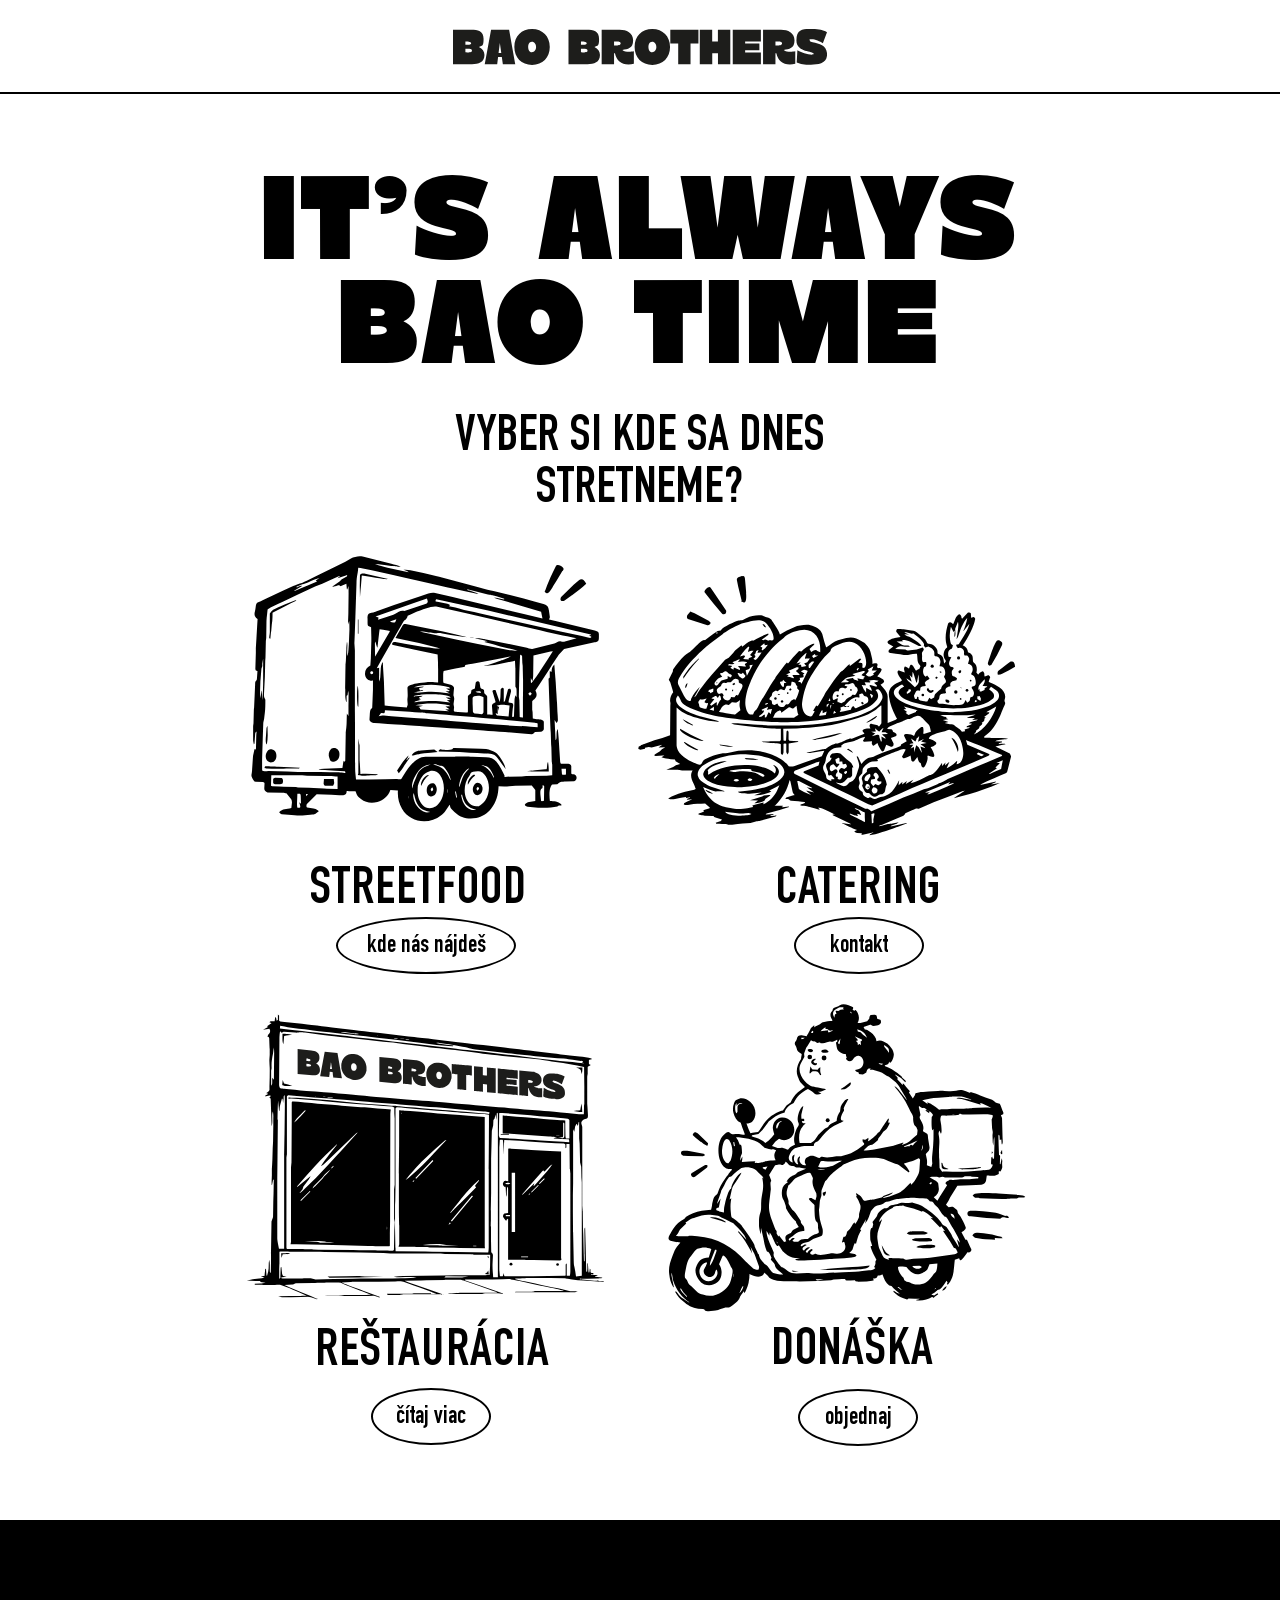
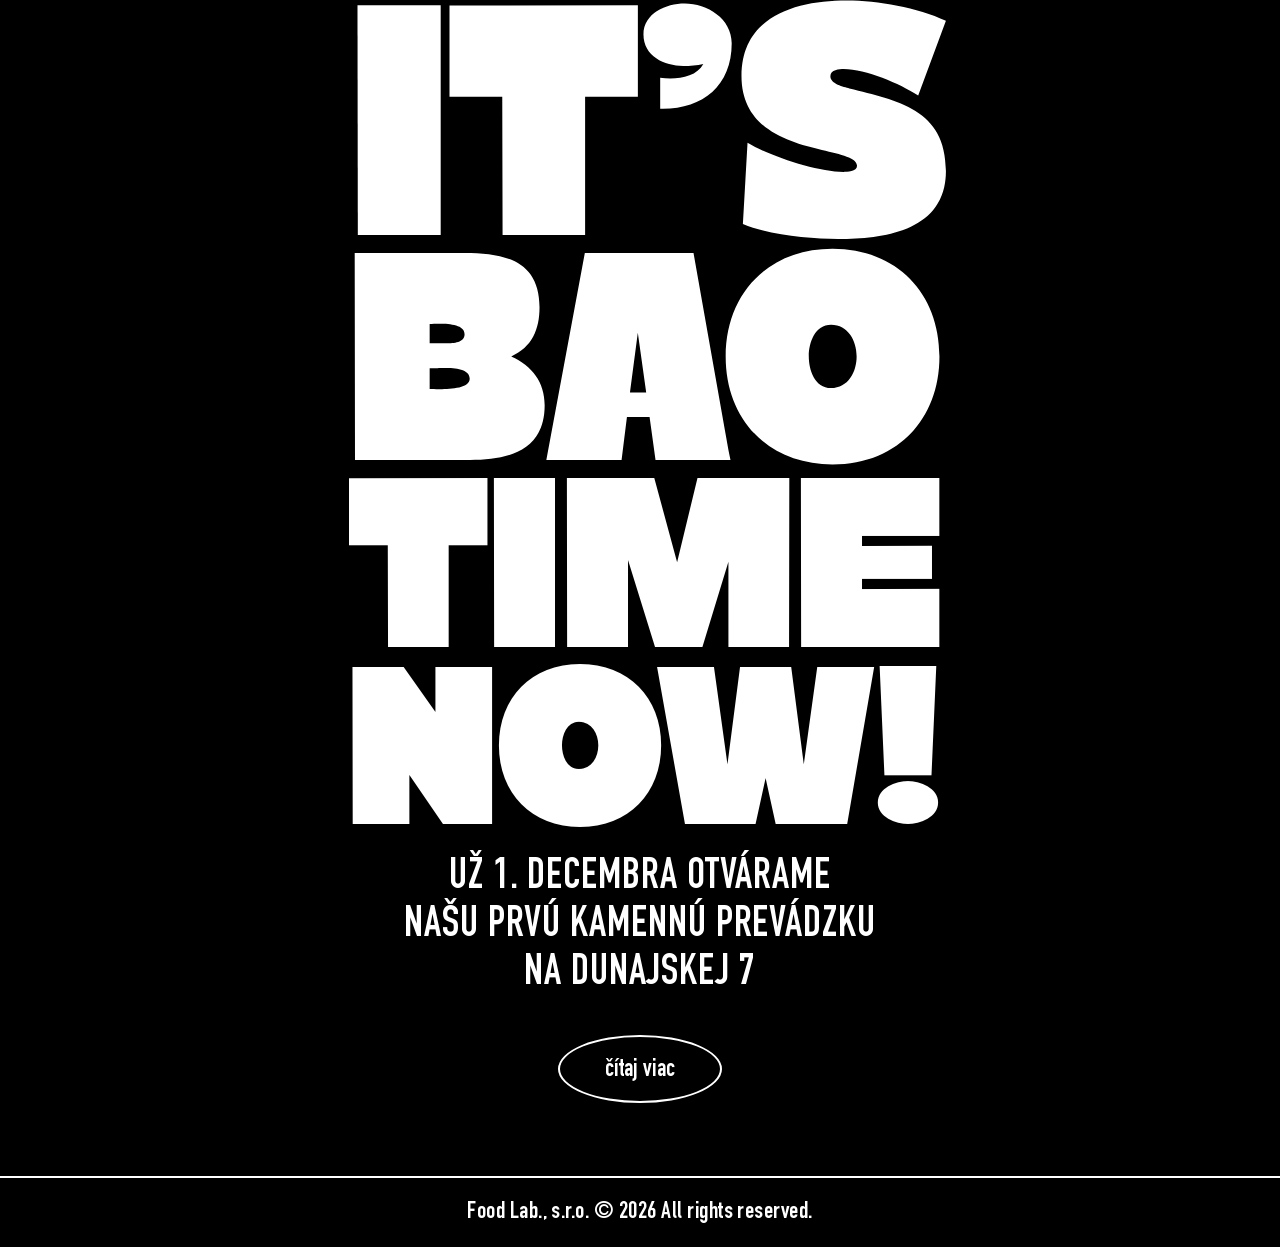
<file: index.html>
<!DOCTYPE html>
<html lang="sk">
<head>
  <meta charset="UTF-8">
  <meta name="viewport" content="width=device-width, initial-scale=1.0">
  
  <!-- Primary Meta Tags -->
  <title>BAO BROTHERS — It’s Always Bao Time | Ázijský Street Food, Catering, Reštaurácia, Donáška</title>
  <meta name="title" content="BAO BROTHERS — It’s Always Bao Time | Ázijský Street Food, Catering, Reštaurácia, Donáška">
  <meta name="description" content="Bao Brothers — autentické nadýchané parené bao žemličky. Ponúkame mobilný street food, prémiový catering na akcie, donášku a od 1. decembra novú kamennú reštauráciu na Dunajskej 7 v Bratislave.">
  <meta name="keywords" content="Bao Brothers, bao buns, street food Bratislava, catering na akcie, donáška bao, ázijská reštaurácia, Dunajská 7 Bratislava, parené buchtičky, Food Lab">
  <meta name="author" content="Food Lab., s.r.o.">
  <meta name="robots" content="index, follow">
  <link rel="canonical" href="https://baobrothers.sk/">

  <!-- Favicon -->
  <link rel="icon" type="image/svg+xml" href="assets/images/favicon.svg">
  <link rel="apple-touch-icon" href="assets/images/favicon.svg">
  <meta name="theme-color" content="#000000">

  <!-- Open Graph / Facebook / Instagram -->
  <meta property="og:type" content="website">
  <meta property="og:url" content="https://baobrothers.sk/">
  <meta property="og:title" content="BAO BROTHERS — It’s Always Bao Time">
  <meta property="og:description" content="Vyber si kde sa dnes stretneme? Streetfood, catering, donáška a nová kamenná prevádzka na Dunajskej 7 v Bratislave.">
  <meta property="og:image" content="https://baobrothers.sk/assets/images/og-image.jpg">
  <meta property="og:site_name" content="BAO BROTHERS">
  <meta property="og:locale" content="sk_SK">

  <!-- Twitter Cards -->
  <meta name="twitter:card" content="summary_large_image">
  <meta name="twitter:url" content="https://baobrothers.sk/">
  <meta name="twitter:title" content="BAO BROTHERS — It’s Always Bao Time">
  <meta name="twitter:description" content="Vyber si kde sa dnes stretneme? Streetfood, catering, donáška a nová kamenná prevádzka na Dunajskej 7 v Bratislave.">
  <meta name="twitter:image" content="https://baobrothers.sk/assets/images/og-image.jpg">

  <!-- Structured Data (JSON-LD) for Local Business / Restaurant SEO -->
  <script type="application/ld+json">
  {
    "@context": "https://schema.org",
    "@type": "Restaurant",
    "name": "Bao Brothers",
    "image": "https://baobrothers.sk/assets/images/og-image.jpg",
    "logo": "https://baobrothers.sk/assets/images/bao-brothers-logo.svg",
    "url": "https://baobrothers.sk/",
    "telephone": "+421900123456",
    "servesCuisine": ["Asian", "Street Food", "Bao Buns"],
    "priceRange": "$$",
    "address": {
      "@type": "PostalAddress",
      "streetAddress": "Dunajská 7",
      "addressLocality": "Bratislava",
      "postalCode": "81108",
      "addressCountry": "SK"
    },
    "geo": {
      "@type": "GeoCoordinates",
      "latitude": 48.1451,
      "longitude": 17.1165
    },
    "openingHoursSpecification": [
      {
        "@type": "OpeningHoursSpecification",
        "dayOfWeek": ["Monday", "Tuesday", "Wednesday", "Thursday", "Friday", "Saturday", "Sunday"],
        "opens": "11:00",
        "closes": "22:00"
      }
    ],
    "parentOrganization": {
      "@type": "Organization",
      "name": "Food Lab., s.r.o.",
      "legalName": "Food Lab., s.r.o."
    },
    "hasOfferCatalog": {
      "@type": "OfferCatalog",
      "name": "Služby a ponuka Bao Brothers",
      "itemListElement": [
        {
          "@type": "Offer",
          "itemOffered": {
            "@type": "Service",
            "name": "Streetfood",
            "description": "Mobilný food truck na festivaloch a podujatiach."
          }
        },
        {
          "@type": "Offer",
          "itemOffered": {
            "@type": "Service",
            "name": "Catering",
            "description": "Originálny street food catering pre firemné a súkromné akcie."
          }
        },
        {
          "@type": "Offer",
          "itemOffered": {
            "@type": "Service",
            "name": "Reštaurácia",
            "description": "Kamenná prevádzka na Dunajskej 7 v Bratislave."
          }
        },
        {
          "@type": "Offer",
          "itemOffered": {
            "@type": "Service",
            "name": "Donáška",
            "description": "Rozvoz čerstvých teplých bao žemličiek cez donáškové platformy."
          }
        }
      ]
    }
  }
  </script>

  <!-- Preload Critical Fonts -->
  <link rel="preload" href="assets/fonts/Chunk_SK_final.otf" as="font" type="font/otf" crossorigin>
  <link rel="preload" href="assets/fonts/DIN-Condensed-Bold.ttf" as="font" type="font/ttf" crossorigin>

  <!-- Stylesheet -->
  <link rel="stylesheet" href="css/style.css">
</head>
<body>

  <!-- ========================================================================
       SITE HEADER
       ======================================================================== -->
  <header class="site-header" role="banner">
    <div class="header-inner">
      <a href="/" class="brand-logo-link" aria-label="Bao Brothers Domovská stránka">
        <img src="assets/images/bao-brothers-logo.svg" alt="BAO BROTHERS" class="brand-logo" width="374" height="36">
      </a>
    </div>
    <div class="header-divider" aria-hidden="true"></div>
  </header>

  <!-- ========================================================================
       MAIN CONTENT
       ======================================================================== -->
  <main role="main">

    <!-- Top Light Section: Hero & 4 Core Offerings -->
    <section class="section-light" aria-label="Ponuka služieb">
      <div class="container">
        
        <!-- Hero Headline -->
        <h1 class="hero-headline">
          IT’S ALWAYS<br>BAO TIME
        </h1>

        <!-- Subtitle -->
        <h2 class="hero-subheadline">
          VYBER SI KDE SA DNES<br>STRETNEME?
        </h2>

        <!-- 2x2 Services Grid -->
        <div class="services-grid">

          <!-- 1. STREETFOOD -->
          <article class="service-card card-streetfood" aria-label="Streetfood ponuka">
            <a href="pdf/streetfood.pdf" target="_blank" rel="noopener noreferrer" class="illustration-link" aria-label="Otvoriť PDF ponuku pre Streetfood">
              <img src="assets/images/icon-streetfood.svg" alt="Bao Brothers Streetfood Food Truck ilustrácia" class="service-illustration img-streetfood" width="389" height="264" loading="eager">
            </a>
            <h3 class="service-title">STREETFOOD</h3>
            <a href="pdf/streetfood.pdf" target="_blank" rel="noopener noreferrer" class="bao-btn btn-streetfood" aria-label="Kde nás nájdeš - otvoriť Streetfood PDF">
              kde nás nájdeš
            </a>
          </article>

          <!-- 2. CATERING -->
          <article class="service-card card-catering" aria-label="Catering ponuka">
            <a href="pdf/catering.pdf" target="_blank" rel="noopener noreferrer" class="illustration-link" aria-label="Otvoriť PDF ponuku pre Catering">
              <img src="assets/images/icon-catering.svg" alt="Bao Brothers Catering naparené žemličky a rolky ilustrácia" class="service-illustration img-catering" width="378" height="264" loading="eager">
            </a>
            <h3 class="service-title">CATERING</h3>
            <a href="pdf/catering.pdf" target="_blank" rel="noopener noreferrer" class="bao-btn btn-catering" aria-label="Kontakt pre catering - otvoriť Catering PDF">
              kontakt
            </a>
          </article>

          <!-- 3. REŠTAURÁCIA -->
          <article class="service-card card-restauracia" aria-label="Reštaurácia ponuka">
            <a href="pdf/restauracia.pdf" target="_blank" rel="noopener noreferrer" class="illustration-link" aria-label="Otvoriť PDF ponuku pre Reštauráciu">
              <img src="assets/images/icon-restauracia.svg" alt="Bao Brothers Kamenná reštaurácia výklad Dunajská 7 ilustrácia" class="service-illustration img-restauracia" width="365" height="290" loading="lazy">
            </a>
            <h3 class="service-title">REŠTAURÁCIA</h3>
            <a href="pdf/restauracia.pdf" target="_blank" rel="noopener noreferrer" class="bao-btn btn-restauracia" aria-label="Čítaj viac o reštaurácii - otvoriť Reštaurácia PDF">
              čítaj viac
            </a>
          </article>

          <!-- 4. DONÁŠKA -->
          <article class="service-card card-donaska" aria-label="Donáška ponuka">
            <a href="pdf/donaska.pdf" target="_blank" rel="noopener noreferrer" class="illustration-link" aria-label="Otvoriť PDF ponuku pre Donášku">
              <img src="assets/images/icon-donaska.svg" alt="Bao Brothers Donáška sumo na skútri ilustrácia" class="service-illustration img-donaska" width="363" height="312" loading="lazy">
            </a>
            <h3 class="service-title">DONÁŠKA</h3>
            <a href="pdf/donaska.pdf" target="_blank" rel="noopener noreferrer" class="bao-btn btn-donaska" aria-label="Objednaj donášku - otvoriť Donáška PDF">
              objednaj
            </a>
          </article>

        </div>
      </div>
    </section>

    <!-- Bottom Dark Section: Announcement & Grand Opening -->
    <section class="section-dark" aria-label="Otvorenie kamennej prevádzky">
      <div class="container">
        
        <!-- Headline: IT'S BAO TIME NOW! (rendered using Chunk SK font) -->
        <h2 class="dark-headline" aria-label="IT'S BAO TIME NOW!">
          <span class="dark-line dark-line-1">IT’S</span>
          <span class="dark-line dark-line-2">BAO</span>
          <span class="dark-line dark-line-3">TIME</span>
          <span class="dark-line dark-line-4">NOW!</span>
        </h2>

        <!-- Announcement Text -->
        <p class="announcement-text">
          UŽ 1. DECEMBRA OTVÁRAME<br>
          NAŠU PRVÚ KAMENNÚ PREVÁDZKU<br>
          NA DUNAJSKEJ 7
        </p>

        <!-- Action Button -->
        <div class="dark-btn-wrapper">
          <a href="pdf/restauracia.pdf" target="_blank" rel="noopener noreferrer" class="bao-btn bao-btn-white btn-citaj-viac-dark" aria-label="Čítaj viac o novej reštaurácii na Dunajskej 7">
            čítaj viac
          </a>
        </div>

      </div>
    </section>

  </main>

  <!-- ========================================================================
       FOOTER
       ======================================================================== -->
  <div class="footer-divider" aria-hidden="true"></div>
  <footer class="site-footer" role="contentinfo">
    <div class="container">
      <p class="copyright-text">
        Food Lab., s.r.o. &copy; 2026 All rights reserved.
      </p>
    </div>
  </footer>

</body>
</html>
</file>
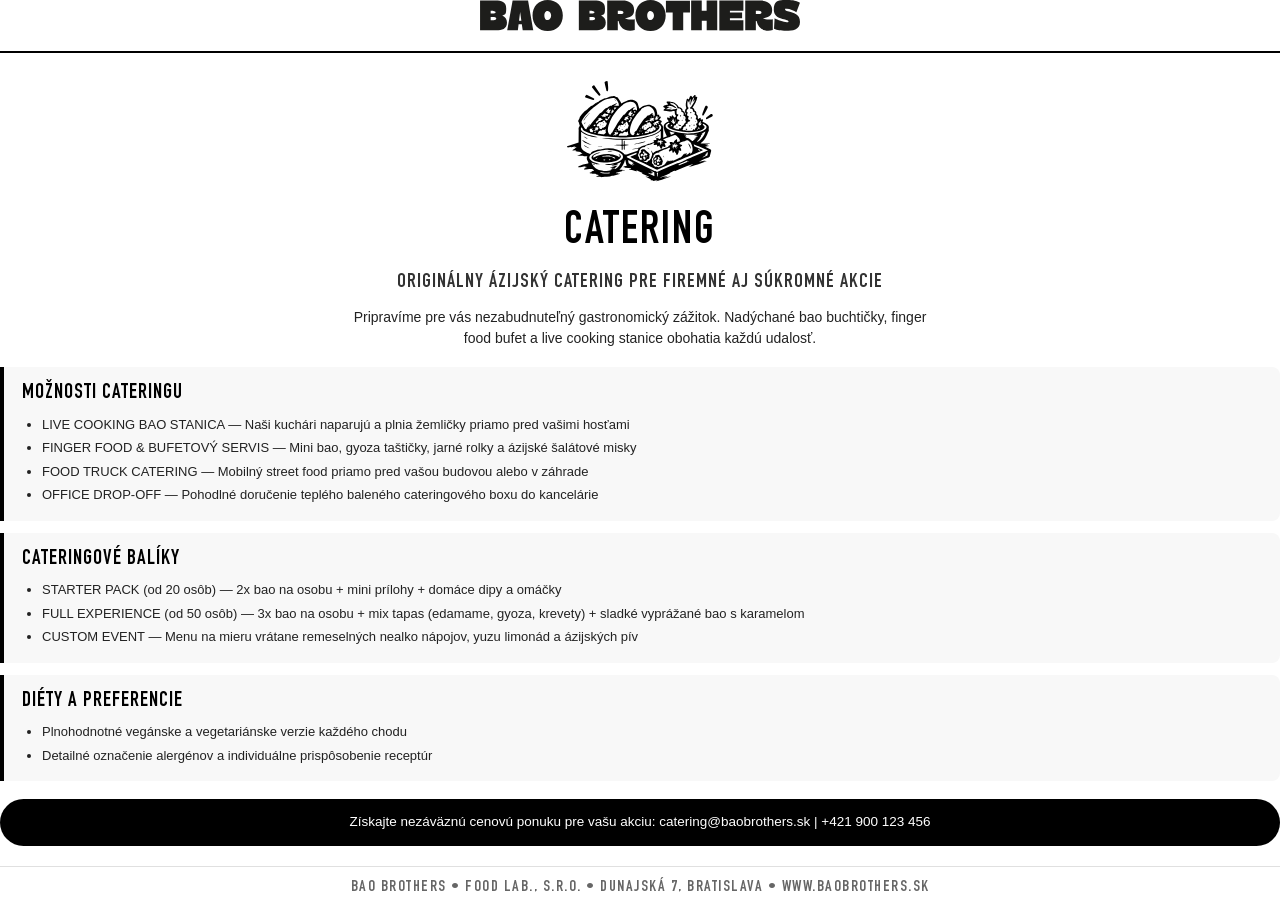
<file: pdf_build/catering.html>
<!DOCTYPE html>
<html lang="sk">
<head>
<meta charset="utf-8">
<title>BAO BROTHERS — CATERING</title>
<style>
  @font-face {
    font-family: 'DIN Condensed';
    src: url('../Public/DIN Condensed Bold.ttf') format('truetype');
    font-weight: bold;
  }
  @page {
    size: A4 portrait;
    margin: 12mm 18mm;
  }
  * {
    box-sizing: border-box;
  }
  body {
    font-family: -apple-system, BlinkMacSystemFont, "Segoe UI", Roboto, Helvetica, Arial, sans-serif;
    color: #111111;
    margin: 0;
    padding: 0;
    background: #ffffff;
    line-height: 1.4;
  }
  .header {
    text-align: center;
    padding-bottom: 14px;
    border-bottom: 2px solid #000000;
  }
  .logo {
    max-width: 320px;
    height: auto;
    display: inline-block;
  }
  .hero {
    text-align: center;
    margin-top: 18px;
    margin-bottom: 18px;
  }
  .icon-img {
    width: 150px;
    height: 120px;
    object-fit: contain;
    margin: 0 auto 10px auto;
    display: block;
  }
  .title {
    font-family: 'DIN Condensed', sans-serif;
    font-size: 46px;
    letter-spacing: 2px;
    margin: 0 0 4px 0;
    text-transform: uppercase;
    color: #000000;
  }
  .subtitle {
    font-family: 'DIN Condensed', sans-serif;
    font-size: 20px;
    letter-spacing: 1px;
    margin: 0 0 10px 0;
    text-transform: uppercase;
    color: #333333;
  }
  .perex {
    font-size: 14px;
    color: #222222;
    max-width: 600px;
    margin: 0 auto;
    line-height: 1.5;
  }
  .content-grid {
    margin-top: 14px;
    display: flex;
    flex-direction: column;
    gap: 12px;
  }
  .section-block {
    background: #f8f8f8;
    border-left: 4px solid #000000;
    padding: 12px 18px;
    border-radius: 0 8px 8px 0;
  }
  .section-title {
    font-family: 'DIN Condensed', sans-serif;
    font-size: 21px;
    letter-spacing: 1px;
    text-transform: uppercase;
    margin: 0 0 6px 0;
    color: #000000;
  }
  .section-list {
    margin: 0;
    padding-left: 20px;
    font-size: 13px;
    color: #222222;
    line-height: 1.5;
  }
  .section-list li {
    margin-bottom: 4px;
  }
  .cta-box {
    margin-top: 18px;
    padding: 14px 20px;
    background: #000000;
    color: #ffffff;
    border-radius: 30px;
    text-align: center;
    font-size: 13.5px;
    font-weight: 500;
  }
  .footer {
    margin-top: 20px;
    padding-top: 10px;
    border-top: 1px solid #e0e0e0;
    text-align: center;
    font-family: 'DIN Condensed', sans-serif;
    font-size: 16px;
    letter-spacing: 1.5px;
    color: #666666;
    text-transform: uppercase;
  }
</style>
</head>
<body>
  <div class="header">
    <img src="../assets/images/bao-brothers-logo.svg" alt="Bao Brothers" class="logo">
  </div>

  <div class="hero">
    <img src="../assets/images/icon-catering.svg" alt="CATERING" class="icon-img">
    <h1 class="title">CATERING</h1>
    <h2 class="subtitle">ORIGINÁLNY ÁZIJSKÝ CATERING PRE FIREMNÉ AJ SÚKROMNÉ AKCIE</h2>
    <p class="perex">Pripravíme pre vás nezabudnuteľný gastronomický zážitok. Nadýchané bao buchtičky, finger food bufet a live cooking stanice obohatia každú udalosť.</p>
  </div>

  <div class="content-grid">
    
        <div class="section-block">
          <div class="section-title">MOŽNOSTI CATERINGU</div>
          <ul class="section-list">
            <li>LIVE COOKING BAO STANICA — Naši kuchári naparujú a plnia žemličky priamo pred vašimi hosťami</li><li>FINGER FOOD & BUFETOVÝ SERVIS — Mini bao, gyoza taštičky, jarné rolky a ázijské šalátové misky</li><li>FOOD TRUCK CATERING — Mobilný street food priamo pred vašou budovou alebo v záhrade</li><li>OFFICE DROP-OFF — Pohodlné doručenie teplého baleného cateringového boxu do kancelárie</li>
          </ul>
        </div>
        
        <div class="section-block">
          <div class="section-title">CATERINGOVÉ BALÍKY</div>
          <ul class="section-list">
            <li>STARTER PACK (od 20 osôb) — 2x bao na osobu + mini prílohy + domáce dipy a omáčky</li><li>FULL EXPERIENCE (od 50 osôb) — 3x bao na osobu + mix tapas (edamame, gyoza, krevety) + sladké vyprážané bao s karamelom</li><li>CUSTOM EVENT — Menu na mieru vrátane remeselných nealko nápojov, yuzu limonád a ázijských pív</li>
          </ul>
        </div>
        
        <div class="section-block">
          <div class="section-title">DIÉTY A PREFERENCIE</div>
          <ul class="section-list">
            <li>Plnohodnotné vegánske a vegetariánske verzie každého chodu</li><li>Detailné označenie alergénov a individuálne prispôsobenie receptúr</li>
          </ul>
        </div>
        
  </div>

  <div class="cta-box">
    Získajte nezáväznú cenovú ponuku pre vašu akciu: catering@baobrothers.sk | +421 900 123 456
  </div>

  <div class="footer">
    Bao Brothers • Food Lab., s.r.o. • Dunajská 7, Bratislava • www.baobrothers.sk
  </div>
</body>
</html>
</file>
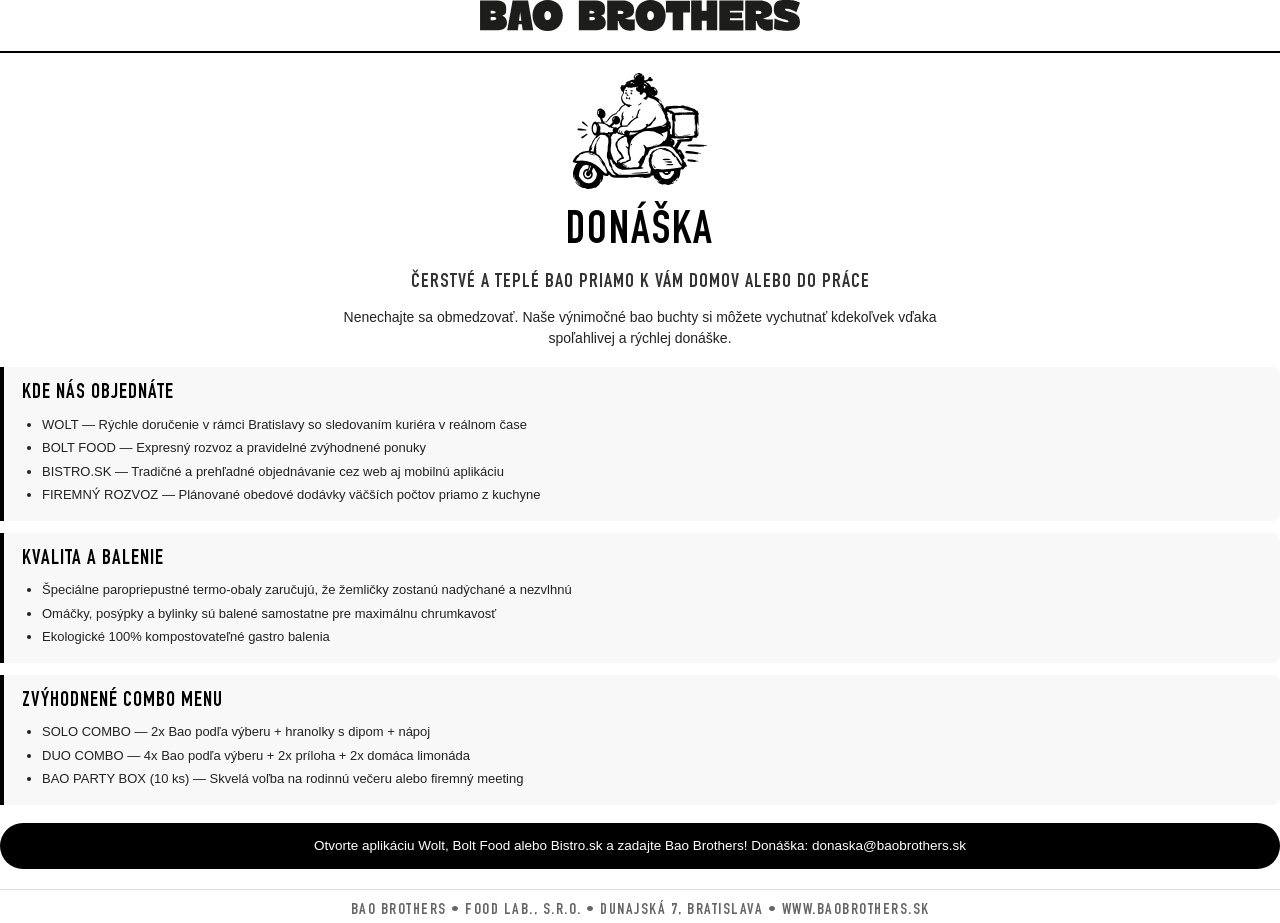
<file: pdf_build/donaska.html>
<!DOCTYPE html>
<html lang="sk">
<head>
<meta charset="utf-8">
<title>BAO BROTHERS — DONÁŠKA</title>
<style>
  @font-face {
    font-family: 'DIN Condensed';
    src: url('../Public/DIN Condensed Bold.ttf') format('truetype');
    font-weight: bold;
  }
  @page {
    size: A4 portrait;
    margin: 12mm 18mm;
  }
  * {
    box-sizing: border-box;
  }
  body {
    font-family: -apple-system, BlinkMacSystemFont, "Segoe UI", Roboto, Helvetica, Arial, sans-serif;
    color: #111111;
    margin: 0;
    padding: 0;
    background: #ffffff;
    line-height: 1.4;
  }
  .header {
    text-align: center;
    padding-bottom: 14px;
    border-bottom: 2px solid #000000;
  }
  .logo {
    max-width: 320px;
    height: auto;
    display: inline-block;
  }
  .hero {
    text-align: center;
    margin-top: 18px;
    margin-bottom: 18px;
  }
  .icon-img {
    width: 150px;
    height: 120px;
    object-fit: contain;
    margin: 0 auto 10px auto;
    display: block;
  }
  .title {
    font-family: 'DIN Condensed', sans-serif;
    font-size: 46px;
    letter-spacing: 2px;
    margin: 0 0 4px 0;
    text-transform: uppercase;
    color: #000000;
  }
  .subtitle {
    font-family: 'DIN Condensed', sans-serif;
    font-size: 20px;
    letter-spacing: 1px;
    margin: 0 0 10px 0;
    text-transform: uppercase;
    color: #333333;
  }
  .perex {
    font-size: 14px;
    color: #222222;
    max-width: 600px;
    margin: 0 auto;
    line-height: 1.5;
  }
  .content-grid {
    margin-top: 14px;
    display: flex;
    flex-direction: column;
    gap: 12px;
  }
  .section-block {
    background: #f8f8f8;
    border-left: 4px solid #000000;
    padding: 12px 18px;
    border-radius: 0 8px 8px 0;
  }
  .section-title {
    font-family: 'DIN Condensed', sans-serif;
    font-size: 21px;
    letter-spacing: 1px;
    text-transform: uppercase;
    margin: 0 0 6px 0;
    color: #000000;
  }
  .section-list {
    margin: 0;
    padding-left: 20px;
    font-size: 13px;
    color: #222222;
    line-height: 1.5;
  }
  .section-list li {
    margin-bottom: 4px;
  }
  .cta-box {
    margin-top: 18px;
    padding: 14px 20px;
    background: #000000;
    color: #ffffff;
    border-radius: 30px;
    text-align: center;
    font-size: 13.5px;
    font-weight: 500;
  }
  .footer {
    margin-top: 20px;
    padding-top: 10px;
    border-top: 1px solid #e0e0e0;
    text-align: center;
    font-family: 'DIN Condensed', sans-serif;
    font-size: 16px;
    letter-spacing: 1.5px;
    color: #666666;
    text-transform: uppercase;
  }
</style>
</head>
<body>
  <div class="header">
    <img src="../assets/images/bao-brothers-logo.svg" alt="Bao Brothers" class="logo">
  </div>

  <div class="hero">
    <img src="../assets/images/icon-donaska.svg" alt="DONÁŠKA" class="icon-img">
    <h1 class="title">DONÁŠKA</h1>
    <h2 class="subtitle">ČERSTVÉ A TEPLÉ BAO PRIAMO K VÁM DOMOV ALEBO DO PRÁCE</h2>
    <p class="perex">Nenechajte sa obmedzovať. Naše výnimočné bao buchty si môžete vychutnať kdekoľvek vďaka spoľahlivej a rýchlej donáške.</p>
  </div>

  <div class="content-grid">
    
        <div class="section-block">
          <div class="section-title">KDE NÁS OBJEDNÁTE</div>
          <ul class="section-list">
            <li>WOLT — Rýchle doručenie v rámci Bratislavy so sledovaním kuriéra v reálnom čase</li><li>BOLT FOOD — Expresný rozvoz a pravidelné zvýhodnené ponuky</li><li>BISTRO.SK — Tradičné a prehľadné objednávanie cez web aj mobilnú aplikáciu</li><li>FIREMNÝ ROZVOZ — Plánované obedové dodávky väčších počtov priamo z kuchyne</li>
          </ul>
        </div>
        
        <div class="section-block">
          <div class="section-title">KVALITA A BALENIE</div>
          <ul class="section-list">
            <li>Špeciálne paropriepustné termo-obaly zaručujú, že žemličky zostanú nadýchané a nezvlhnú</li><li>Omáčky, posýpky a bylinky sú balené samostatne pre maximálnu chrumkavosť</li><li>Ekologické 100% kompostovateľné gastro balenia</li>
          </ul>
        </div>
        
        <div class="section-block">
          <div class="section-title">ZVÝHODNENÉ COMBO MENU</div>
          <ul class="section-list">
            <li>SOLO COMBO — 2x Bao podľa výberu + hranolky s dipom + nápoj</li><li>DUO COMBO — 4x Bao podľa výberu + 2x príloha + 2x domáca limonáda</li><li>BAO PARTY BOX (10 ks) — Skvelá voľba na rodinnú večeru alebo firemný meeting</li>
          </ul>
        </div>
        
  </div>

  <div class="cta-box">
    Otvorte aplikáciu Wolt, Bolt Food alebo Bistro.sk a zadajte Bao Brothers! Donáška: donaska@baobrothers.sk
  </div>

  <div class="footer">
    Bao Brothers • Food Lab., s.r.o. • Dunajská 7, Bratislava • www.baobrothers.sk
  </div>
</body>
</html>
</file>
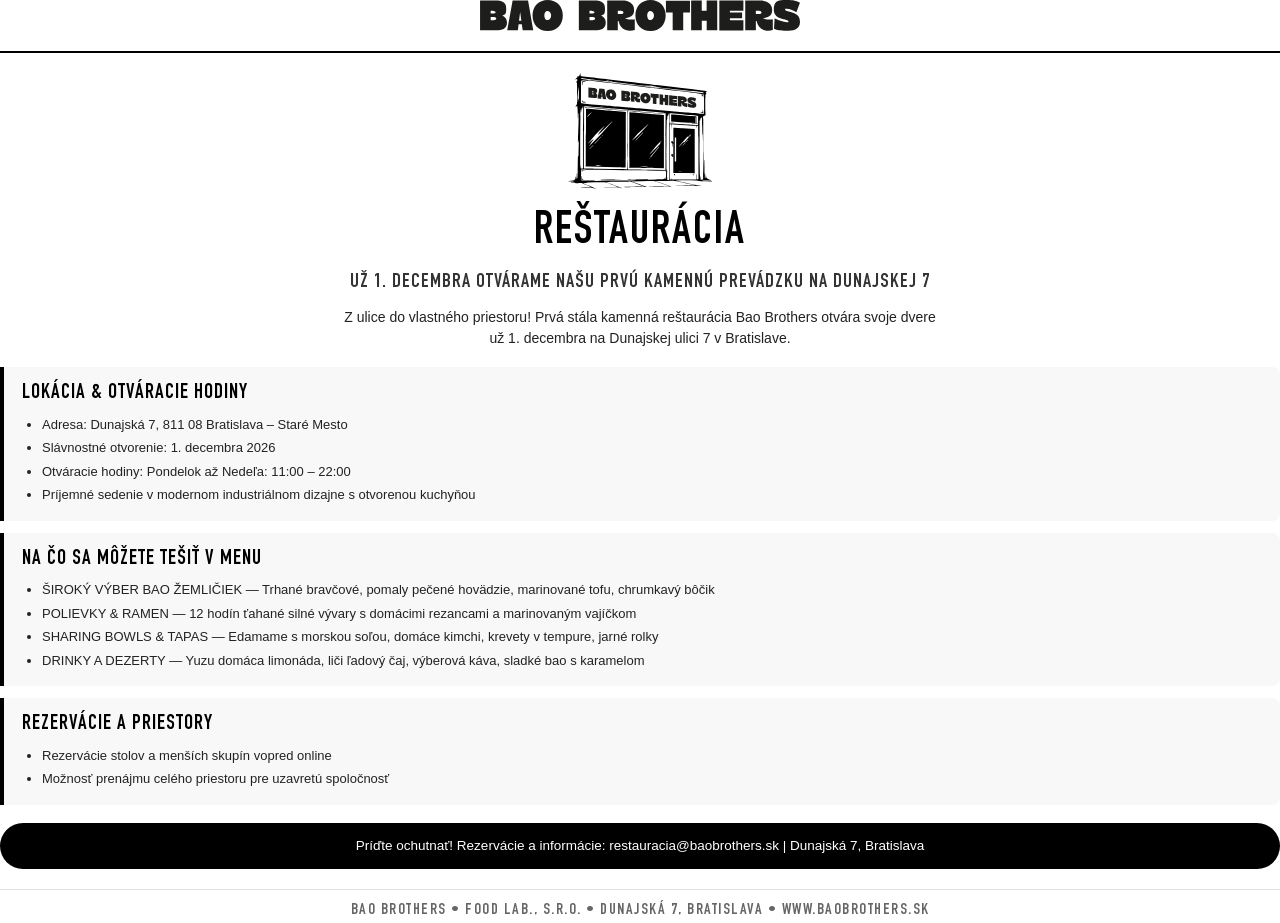
<file: pdf_build/restauracia.html>
<!DOCTYPE html>
<html lang="sk">
<head>
<meta charset="utf-8">
<title>BAO BROTHERS — REŠTAURÁCIA</title>
<style>
  @font-face {
    font-family: 'DIN Condensed';
    src: url('../Public/DIN Condensed Bold.ttf') format('truetype');
    font-weight: bold;
  }
  @page {
    size: A4 portrait;
    margin: 12mm 18mm;
  }
  * {
    box-sizing: border-box;
  }
  body {
    font-family: -apple-system, BlinkMacSystemFont, "Segoe UI", Roboto, Helvetica, Arial, sans-serif;
    color: #111111;
    margin: 0;
    padding: 0;
    background: #ffffff;
    line-height: 1.4;
  }
  .header {
    text-align: center;
    padding-bottom: 14px;
    border-bottom: 2px solid #000000;
  }
  .logo {
    max-width: 320px;
    height: auto;
    display: inline-block;
  }
  .hero {
    text-align: center;
    margin-top: 18px;
    margin-bottom: 18px;
  }
  .icon-img {
    width: 150px;
    height: 120px;
    object-fit: contain;
    margin: 0 auto 10px auto;
    display: block;
  }
  .title {
    font-family: 'DIN Condensed', sans-serif;
    font-size: 46px;
    letter-spacing: 2px;
    margin: 0 0 4px 0;
    text-transform: uppercase;
    color: #000000;
  }
  .subtitle {
    font-family: 'DIN Condensed', sans-serif;
    font-size: 20px;
    letter-spacing: 1px;
    margin: 0 0 10px 0;
    text-transform: uppercase;
    color: #333333;
  }
  .perex {
    font-size: 14px;
    color: #222222;
    max-width: 600px;
    margin: 0 auto;
    line-height: 1.5;
  }
  .content-grid {
    margin-top: 14px;
    display: flex;
    flex-direction: column;
    gap: 12px;
  }
  .section-block {
    background: #f8f8f8;
    border-left: 4px solid #000000;
    padding: 12px 18px;
    border-radius: 0 8px 8px 0;
  }
  .section-title {
    font-family: 'DIN Condensed', sans-serif;
    font-size: 21px;
    letter-spacing: 1px;
    text-transform: uppercase;
    margin: 0 0 6px 0;
    color: #000000;
  }
  .section-list {
    margin: 0;
    padding-left: 20px;
    font-size: 13px;
    color: #222222;
    line-height: 1.5;
  }
  .section-list li {
    margin-bottom: 4px;
  }
  .cta-box {
    margin-top: 18px;
    padding: 14px 20px;
    background: #000000;
    color: #ffffff;
    border-radius: 30px;
    text-align: center;
    font-size: 13.5px;
    font-weight: 500;
  }
  .footer {
    margin-top: 20px;
    padding-top: 10px;
    border-top: 1px solid #e0e0e0;
    text-align: center;
    font-family: 'DIN Condensed', sans-serif;
    font-size: 16px;
    letter-spacing: 1.5px;
    color: #666666;
    text-transform: uppercase;
  }
</style>
</head>
<body>
  <div class="header">
    <img src="../assets/images/bao-brothers-logo.svg" alt="Bao Brothers" class="logo">
  </div>

  <div class="hero">
    <img src="../assets/images/icon-restauracia.svg" alt="REŠTAURÁCIA" class="icon-img">
    <h1 class="title">REŠTAURÁCIA</h1>
    <h2 class="subtitle">UŽ 1. DECEMBRA OTVÁRAME NAŠU PRVÚ KAMENNÚ PREVÁDZKU NA DUNAJSKEJ 7</h2>
    <p class="perex">Z ulice do vlastného priestoru! Prvá stála kamenná reštaurácia Bao Brothers otvára svoje dvere už 1. decembra na Dunajskej ulici 7 v Bratislave.</p>
  </div>

  <div class="content-grid">
    
        <div class="section-block">
          <div class="section-title">LOKÁCIA & OTVÁRACIE HODINY</div>
          <ul class="section-list">
            <li>Adresa: Dunajská 7, 811 08 Bratislava – Staré Mesto</li><li>Slávnostné otvorenie: 1. decembra 2026</li><li>Otváracie hodiny: Pondelok až Nedeľa: 11:00 – 22:00</li><li>Príjemné sedenie v modernom industriálnom dizajne s otvorenou kuchyňou</li>
          </ul>
        </div>
        
        <div class="section-block">
          <div class="section-title">NA ČO SA MÔŽETE TEŠIŤ V MENU</div>
          <ul class="section-list">
            <li>ŠIROKÝ VÝBER BAO ŽEMLIČIEK — Trhané bravčové, pomaly pečené hovädzie, marinované tofu, chrumkavý bôčik</li><li>POLIEVKY & RAMEN — 12 hodín ťahané silné vývary s domácimi rezancami a marinovaným vajíčkom</li><li>SHARING BOWLS & TAPAS — Edamame s morskou soľou, domáce kimchi, krevety v tempure, jarné rolky</li><li>DRINKY A DEZERTY — Yuzu domáca limonáda, liči ľadový čaj, výberová káva, sladké bao s karamelom</li>
          </ul>
        </div>
        
        <div class="section-block">
          <div class="section-title">REZERVÁCIE A PRIESTORY</div>
          <ul class="section-list">
            <li>Rezervácie stolov a menších skupín vopred online</li><li>Možnosť prenájmu celého priestoru pre uzavretú spoločnosť</li>
          </ul>
        </div>
        
  </div>

  <div class="cta-box">
    Príďte ochutnať! Rezervácie a informácie: restauracia@baobrothers.sk | Dunajská 7, Bratislava
  </div>

  <div class="footer">
    Bao Brothers • Food Lab., s.r.o. • Dunajská 7, Bratislava • www.baobrothers.sk
  </div>
</body>
</html>
</file>
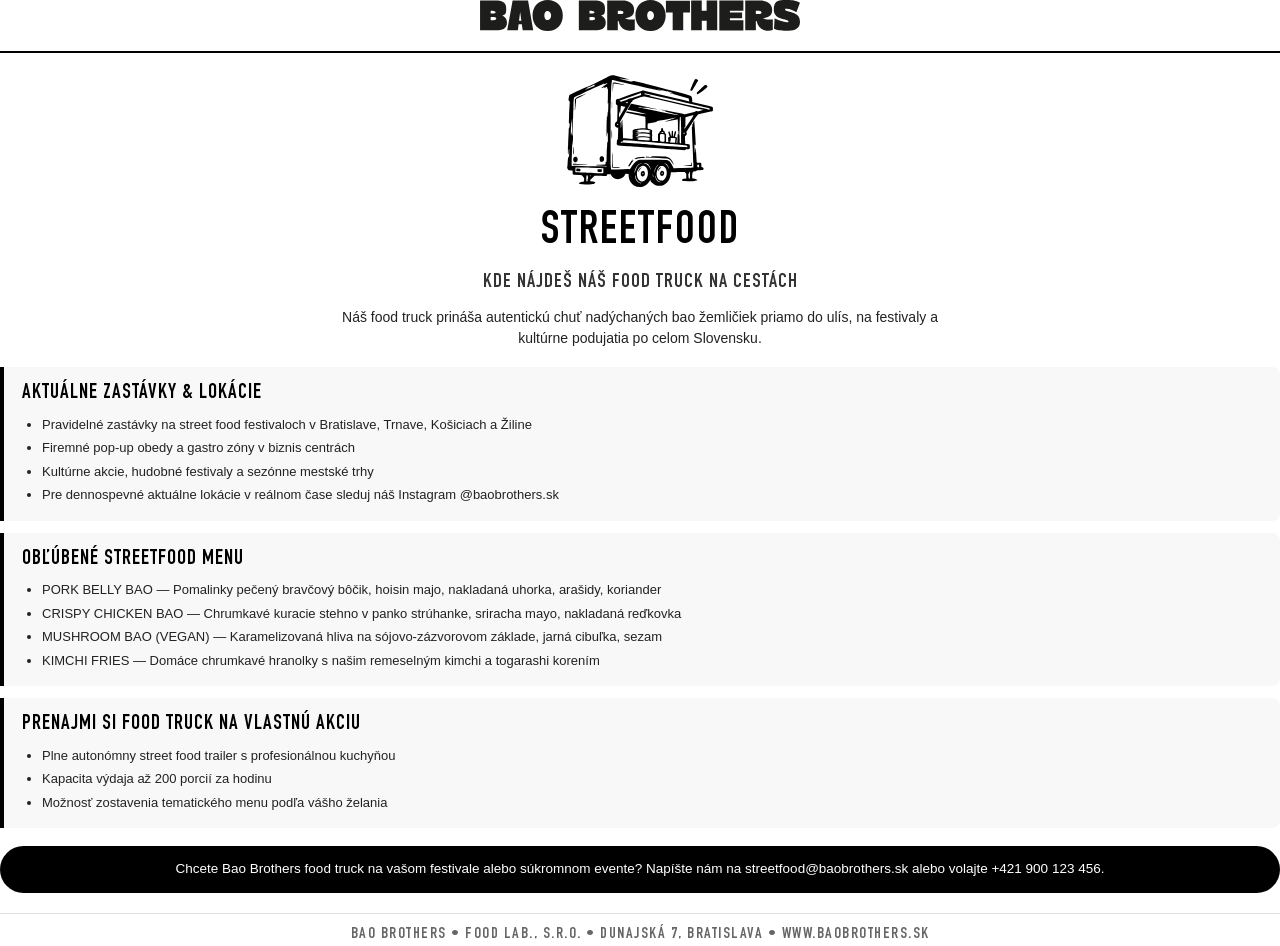
<file: pdf_build/streetfood.html>
<!DOCTYPE html>
<html lang="sk">
<head>
<meta charset="utf-8">
<title>BAO BROTHERS — STREETFOOD</title>
<style>
  @font-face {
    font-family: 'DIN Condensed';
    src: url('../Public/DIN Condensed Bold.ttf') format('truetype');
    font-weight: bold;
  }
  @page {
    size: A4 portrait;
    margin: 12mm 18mm;
  }
  * {
    box-sizing: border-box;
  }
  body {
    font-family: -apple-system, BlinkMacSystemFont, "Segoe UI", Roboto, Helvetica, Arial, sans-serif;
    color: #111111;
    margin: 0;
    padding: 0;
    background: #ffffff;
    line-height: 1.4;
  }
  .header {
    text-align: center;
    padding-bottom: 14px;
    border-bottom: 2px solid #000000;
  }
  .logo {
    max-width: 320px;
    height: auto;
    display: inline-block;
  }
  .hero {
    text-align: center;
    margin-top: 18px;
    margin-bottom: 18px;
  }
  .icon-img {
    width: 150px;
    height: 120px;
    object-fit: contain;
    margin: 0 auto 10px auto;
    display: block;
  }
  .title {
    font-family: 'DIN Condensed', sans-serif;
    font-size: 46px;
    letter-spacing: 2px;
    margin: 0 0 4px 0;
    text-transform: uppercase;
    color: #000000;
  }
  .subtitle {
    font-family: 'DIN Condensed', sans-serif;
    font-size: 20px;
    letter-spacing: 1px;
    margin: 0 0 10px 0;
    text-transform: uppercase;
    color: #333333;
  }
  .perex {
    font-size: 14px;
    color: #222222;
    max-width: 600px;
    margin: 0 auto;
    line-height: 1.5;
  }
  .content-grid {
    margin-top: 14px;
    display: flex;
    flex-direction: column;
    gap: 12px;
  }
  .section-block {
    background: #f8f8f8;
    border-left: 4px solid #000000;
    padding: 12px 18px;
    border-radius: 0 8px 8px 0;
  }
  .section-title {
    font-family: 'DIN Condensed', sans-serif;
    font-size: 21px;
    letter-spacing: 1px;
    text-transform: uppercase;
    margin: 0 0 6px 0;
    color: #000000;
  }
  .section-list {
    margin: 0;
    padding-left: 20px;
    font-size: 13px;
    color: #222222;
    line-height: 1.5;
  }
  .section-list li {
    margin-bottom: 4px;
  }
  .cta-box {
    margin-top: 18px;
    padding: 14px 20px;
    background: #000000;
    color: #ffffff;
    border-radius: 30px;
    text-align: center;
    font-size: 13.5px;
    font-weight: 500;
  }
  .footer {
    margin-top: 20px;
    padding-top: 10px;
    border-top: 1px solid #e0e0e0;
    text-align: center;
    font-family: 'DIN Condensed', sans-serif;
    font-size: 16px;
    letter-spacing: 1.5px;
    color: #666666;
    text-transform: uppercase;
  }
</style>
</head>
<body>
  <div class="header">
    <img src="../assets/images/bao-brothers-logo.svg" alt="Bao Brothers" class="logo">
  </div>

  <div class="hero">
    <img src="../assets/images/icon-streetfood.svg" alt="STREETFOOD" class="icon-img">
    <h1 class="title">STREETFOOD</h1>
    <h2 class="subtitle">KDE NÁJDEŠ NÁŠ FOOD TRUCK NA CESTÁCH</h2>
    <p class="perex">Náš food truck prináša autentickú chuť nadýchaných bao žemličiek priamo do ulís, na festivaly a kultúrne podujatia po celom Slovensku.</p>
  </div>

  <div class="content-grid">
    
        <div class="section-block">
          <div class="section-title">AKTUÁLNE ZASTÁVKY & LOKÁCIE</div>
          <ul class="section-list">
            <li>Pravidelné zastávky na street food festivaloch v Bratislave, Trnave, Košiciach a Žiline</li><li>Firemné pop-up obedy a gastro zóny v biznis centrách</li><li>Kultúrne akcie, hudobné festivaly a sezónne mestské trhy</li><li>Pre dennospevné aktuálne lokácie v reálnom čase sleduj náš Instagram @baobrothers.sk</li>
          </ul>
        </div>
        
        <div class="section-block">
          <div class="section-title">OBĽÚBENÉ STREETFOOD MENU</div>
          <ul class="section-list">
            <li>PORK BELLY BAO — Pomalinky pečený bravčový bôčik, hoisin majo, nakladaná uhorka, arašidy, koriander</li><li>CRISPY CHICKEN BAO — Chrumkavé kuracie stehno v panko strúhanke, sriracha mayo, nakladaná reďkovka</li><li>MUSHROOM BAO (VEGAN) — Karamelizovaná hliva na sójovo-zázvorovom základe, jarná cibuľka, sezam</li><li>KIMCHI FRIES — Domáce chrumkavé hranolky s našim remeselným kimchi a togarashi korením</li>
          </ul>
        </div>
        
        <div class="section-block">
          <div class="section-title">PRENAJMI SI FOOD TRUCK NA VLASTNÚ AKCIU</div>
          <ul class="section-list">
            <li>Plne autonómny street food trailer s profesionálnou kuchyňou</li><li>Kapacita výdaja až 200 porcií za hodinu</li><li>Možnosť zostavenia tematického menu podľa vášho želania</li>
          </ul>
        </div>
        
  </div>

  <div class="cta-box">
    Chcete Bao Brothers food truck na vašom festivale alebo súkromnom evente? Napíšte nám na streetfood@baobrothers.sk alebo volajte +421 900 123 456.
  </div>

  <div class="footer">
    Bao Brothers • Food Lab., s.r.o. • Dunajská 7, Bratislava • www.baobrothers.sk
  </div>
</body>
</html>
</file>
<file: css/style.css>
/* ==========================================================================
   BAO BROTHERS — Official Website Stylesheet
   Precision typography and responsive layout matching BAO_onepager.pdf
   ========================================================================== */

@font-face {
  font-family: 'Chunk SK';
  src: url('../assets/fonts/Chunk_SK_final.otf') format('opentype');
  font-weight: 700;
  font-style: normal;
  font-display: swap;
}

@font-face {
  font-family: 'DIN Condensed';
  src: url('../assets/fonts/DIN-Condensed-Bold.ttf') format('truetype');
  font-weight: 400 900;
  font-style: normal;
  font-display: swap;
}

@font-face {
  font-family: 'DIN Condensed Bold';
  src: url('../assets/fonts/DIN-Condensed-Bold.ttf') format('truetype');
  font-weight: 400 900;
  font-style: normal;
  font-display: swap;
}

:root {
  --color-black: #000000;
  --color-white: #ffffff;
  --font-chunk: 'Chunk SK', Impact, sans-serif;
  --font-din: 'DIN Condensed', 'DIN Condensed Bold', 'Arial Narrow', sans-serif;
  --site-width: 1008px;
}

*, *::before, *::after {
  box-sizing: border-box;
  margin: 0;
  padding: 0;
}

html, body {
  margin: 0;
  padding: 0;
  background-color: var(--color-black);
  color: var(--color-black);
  font-family: var(--font-din);
  line-height: 1;
  overflow-x: hidden;
  -webkit-font-smoothing: antialiased;
  -moz-osx-font-smoothing: grayscale;
}

/* ==========================================================================
   HEADER SECTION (Total height: 94px)
   ========================================================================== */
.site-header {
  width: 100%;
  height: 94px;
  background-color: var(--color-white);
  position: relative;
  display: flex;
  justify-content: center;
  align-items: center;
}

.header-inner {
  display: flex;
  justify-content: center;
  align-items: center;
  width: 100%;
  max-width: var(--site-width);
  margin: 0 auto;
}

.brand-logo-link {
  display: flex;
  justify-content: center;
  align-items: center;
  margin: 0 auto;
  line-height: 0;
  text-decoration: none;
}

.brand-logo {
  width: 374px;
  height: 36px;
  display: block;
  margin: 0 auto;
}

.header-divider {
  position: absolute;
  top: 92px;
  left: 0;
  width: 100%;
  height: 2px;
  background-color: var(--color-black);
}

/* ==========================================================================
   TOP LIGHT SECTION (Starts y=94, height: 1426px, ends y=1520)
   ========================================================================== */
.section-light {
  width: 100%;
  height: 1426px;
  background-color: var(--color-white);
  color: var(--color-black);
  position: relative;
}

.section-light .container {
  width: var(--site-width);
  height: 100%;
  margin: 0 auto;
  position: relative;
}

/* Hero Title: IT'S ALWAYS / BAO TIME (y: 174..365 -> rel top: 80px) */
.hero-headline {
  position: absolute;
  top: 83px;
  left: 0;
  width: 100%;
  font-family: var(--font-chunk);
  font-size: 120.3px;
  line-height: 104px;
  letter-spacing: 0.033em;
  text-transform: uppercase;
  text-align: center;
  color: var(--color-black);
}

/* Subtitle: VYBER SI KDE SA DNES / STRETNEME? (y: 414..501 -> rel top: 320px) */
.hero-subheadline {
  position: absolute;
  top: 320px;
  left: 0;
  width: 100%;
  font-family: var(--font-din);
  font-size: 51px;
  font-weight: 700;
  line-height: 52px;
  letter-spacing: 0.02em;
  text-transform: uppercase;
  text-align: center;
  color: var(--color-black);
}

/* ==========================================================================
   4 SERVICES IN LIGHT SECTION (Absolute on desktop)
   ========================================================================== */
/* 1. STREETFOOD (Col 1, Row 1) */
.card-streetfood .illustration-link {
  position: absolute;
  top: 457px; /* y = 556 */
  left: 69px;
  width: 440px;
  height: 275px;
  display: block;
  text-decoration: none;
}
.card-streetfood .img-streetfood {
  width: 440px;
  height: 275px;
  display: block;
}
.card-streetfood .service-title {
  position: absolute;
  top: 780px; /* y = 865 */
  left: 114px;
  width: 337px;
  font-family: var(--font-din);
  font-size: 53px;
  letter-spacing: 0.04em;
  font-weight: 700;
  line-height: 36px;
  letter-spacing: 0.02em;
  text-transform: uppercase;
  text-align: center;
  color: var(--color-black);
}
.card-streetfood .btn-streetfood {
  position: absolute;
  top: 823px; /* y = 917 */
  left: 200px;
  width: 180px;
  height: 57px;
}

/* 2. CATERING (Col 2, Row 1) */
.card-catering .illustration-link {
  position: absolute;
  top: 477px; /* y = 572 */
  left: 499px;
  width: 386px;
  height: 269px;
  display: block;
  text-decoration: none;
}
.card-catering .img-catering {
  width: 386px;
  height: 269px;
  display: block;
}
.card-catering .service-title {
  position: absolute;
  top: 780px; /* y = 865 */
  left: 554px;
  width: 337px;
  font-family: var(--font-din);
  font-size: 53px;
  letter-spacing: 0.04em;
  font-weight: 700;
  line-height: 36px;
  letter-spacing: 0.02em;
  text-transform: uppercase;
  text-align: center;
  color: var(--color-black);
}
.card-catering .btn-catering {
  position: absolute;
  top: 823px; /* y = 917 */
  left: 658px;
  width: 130px;
  height: 57px;
}

/* 3. REŠTAURÁCIA (Col 1, Row 2) */
.card-restauracia .illustration-link {
  position: absolute;
  top: 915px; /* y = 1012 */
  left: 102px;
  width: 375px;
  height: 295px;
  display: block;
  text-decoration: none;
}
.card-restauracia .img-restauracia {
  width: 375px;
  height: 295px;
  display: block;
}
.card-restauracia .service-title {
  position: absolute;
  top: 1237px; /* y = 1323 */
  left: 114px;
  width: 365px;
  font-family: var(--font-din);
  font-size: 53px;
  letter-spacing: 0.04em;
  font-weight: 700;
  line-height: 45px;
  letter-spacing: 0.02em;
  text-transform: uppercase;
  text-align: center;
  color: var(--color-black);
}
.card-restauracia .btn-restauracia {
  position: absolute;
  top: 1294px; /* y = 1388 */
  left: 235px;
  width: 120px;
  height: 57px;
}

/* 4. DONÁŠKA (Col 2, Row 2) */
.card-donaska .illustration-link {
  position: absolute;
  top: 905px; /* y = 1000 */
  left: 525px;
  width: 372px;
  height: 317px;
  display: block;
  text-decoration: none;
}
.card-donaska .img-donaska {
  width: 372px;
  height: 317px;
  display: block;
}
.card-donaska .service-title {
  position: absolute;
  top: 1236px; /* y = 1322 */
  left: 535px;
  width: 363px;
  font-family: var(--font-din);
  font-size: 53px;
  letter-spacing: 0.04em;
  font-weight: 700;
  line-height: 46px;
  letter-spacing: 0.02em;
  text-transform: uppercase;
  text-align: center;
  color: var(--color-black);
}
.card-donaska .btn-donaska {
  position: absolute;
  top: 1295px; /* y = 1389 */
  left: 662px;
  width: 120px;
  height: 57px;
}

/* ==========================================================================
   BUTTON STYLES
   ========================================================================== */
.bao-btn {
  display: inline-flex;
  align-items: center;
  justify-content: center;
  text-align: center;
  border-radius: 50%;
  border: 2.5px solid var(--color-black);
  background-color: transparent;
  color: var(--color-black);
  text-decoration: none;
  font-family: var(--font-din);
  font-size: 24.5px;
  font-weight: 700;
  line-height: 1;
  text-transform: lowercase;
  cursor: pointer;
  transition: transform 0.2s ease, background-color 0.2s ease, color 0.2s ease;
  user-select: none;
  box-sizing: border-box;
  padding: 4px 10px 0 10px;
}

.bao-btn:hover {
  background-color: var(--color-black);
  color: var(--color-white);
  transform: scale(1.04);
}

.illustration-link {
  transition: transform 0.25s ease, opacity 0.2s ease;
}

.illustration-link:hover {
  transform: scale(1.02);
  opacity: 0.92;
}

/* ==========================================================================
   DARK SECTION (Starts y=1520, height: 1256px, ends y=2776)
   ========================================================================== */
.section-dark {
  width: 100%;
  height: 1256px;
  background-color: var(--color-black);
  color: var(--color-white);
  position: relative;
}

.section-dark .container {
  width: var(--site-width);
  height: 100%;
  margin: 0 auto;
  position: relative;
}

/* Dark Section Headline: IT'S BAO TIME NOW! (rendered in Chunk SK font) */
.dark-headline {
  position: absolute;
  top: 80px;
  left: 200px;
  width: 610px;
  height: 830px;
  overflow: hidden;
  font-family: var(--font-chunk);
  color: var(--color-white);
  text-transform: uppercase;
  font-weight: 700;
  margin: 0;
  padding: 0;
}

.dark-headline .dark-line {
  position: absolute;
  line-height: 0.8;
  white-space: nowrap;
  user-select: none;
}

.dark-headline .dark-line-1 {
  top: 18px;
  left: 13.5px;
  font-size: 334px;
}

.dark-headline .dark-line-2 {
  top: 263.5px;
  left: 11.5px;
  font-size: 301px;
}

.dark-headline .dark-line-3 {
  top: 488px;
  left: 13px;
  font-size: 245.5px;
}

.dark-headline .dark-line-4 {
  top: 675.5px;
  left: 11px;
  font-size: 228.5px;
}

/* Announcement: UŽ 1. DECEMBRA... (3 lines) */
.announcement-text {
  position: absolute;
  top: 935px;
  left: 0;
  width: 100%;
  font-family: var(--font-din);
  font-size: 42px;
  font-weight: 700;
  line-height: 48px;
  letter-spacing: 0.022em;
  text-transform: uppercase;
  text-align: center;
  color: var(--color-white);
}

/* Dark action button */
.dark-btn-wrapper {
  position: absolute;
  top: 1115px;
  left: 50%;
  transform: translateX(-50%);
  width: 164px;
  height: 68px;
  display: flex;
  justify-content: center;
  align-items: center;
}

.bao-btn-white {
  width: 164px;
  height: 68px;
  border-color: var(--color-white);
  color: var(--color-white);
}

.bao-btn-white:hover {
  background-color: var(--color-white);
  color: var(--color-black);
}

/* ==========================================================================
   FOOTER (Starts y=2776, height: 71px, ends y=2847)
   ========================================================================== */
.footer-divider {
  width: 100%;
  height: 2px;
  background-color: var(--color-white);
}

.site-footer {
  width: 100%;
  height: 69px;
  background-color: var(--color-black);
  position: relative;
  text-align: center;
}

.copyright-text {
  position: absolute;
  top: 23px;
  left: 0;
  width: 100%;
  font-family: var(--font-din);
  font-size: 24px;
  font-weight: 700;
  letter-spacing: 0.02em;
  color: var(--color-white);
}

/* ==========================================================================
   RESPONSIVE DESIGN (TABLETS & MOBILE)
   When width < 1008px, seamlessly switch to flex/grid flow
   ========================================================================== */
@media (max-width: 1007px) {
  .site-header, .section-light, .section-dark, .site-footer {
    height: auto;
  }
  .section-light .container, .section-dark .container {
    width: 100%;
    height: auto;
    position: static;
    padding: 0 20px;
  }
  .brand-logo-link, .hero-headline, .hero-subheadline,
  .dark-headline, .announcement-text, .dark-btn-wrapper, .copyright-text,
  .card-streetfood .illustration-link, .card-streetfood .service-title,
  .card-catering .illustration-link, .card-catering .service-title,
  .card-restauracia .illustration-link, .card-restauracia .service-title,
  .card-donaska .illustration-link, .card-donaska .service-title {
    position: static;
    transform: none;
    width: auto;
    margin: 0 auto;
  }
  .card-streetfood .btn-streetfood,
  .card-catering .btn-catering,
  .card-restauracia .btn-restauracia,
  .card-donaska .btn-donaska {
    position: static !important;
    transform: none !important;
    margin: 0 auto !important;
    display: inline-flex !important;
  }
  .site-header {
    height: auto;
    padding: 24px 0 0 0;
    display: flex;
    flex-direction: column;
    align-items: center;
    position: relative;
    width: 100%;
  }
  .header-inner {
    width: 100%;
    padding: 0 16px;
    display: flex;
    justify-content: center;
    align-items: center;
    margin: 0 auto;
  }
  .brand-logo {
    width: 320px;
    height: auto;
  }
  .header-divider {
    width: 100% !important;
    height: 2px !important;
    background-color: var(--color-black) !important;
    margin-top: 20px !important;
    position: static !important;
    display: block !important;
  }
  .section-light {
    padding-top: 50px;
    padding-bottom: 50px;
  }
  .hero-headline {
    font-size: clamp(38px, 9.8vw, 84px);
    line-height: 0.92;
    margin-bottom: 30px;
    white-space: normal;
  }
  .hero-subheadline {
    font-size: clamp(24px, 5.2vw, 42px);
    line-height: 1.1;
    margin-bottom: 40px;
  }
  .services-grid {
    display: grid;
    grid-template-columns: repeat(2, minmax(280px, 1fr));
    gap: 36px 24px;
    max-width: 800px;
    margin: 0 auto;
    width: 100%;
    justify-items: center;
  }
  .service-card {
    display: flex;
    flex-direction: column;
    align-items: center;
    text-align: center;
    width: 100%;
    margin: 0 auto;
  }
  .illustration-link {
    height: auto !important;
    min-height: 180px;
    display: flex !important;
    align-items: center !important;
    justify-content: center !important;
    margin: 0 auto !important;
    width: 100% !important;
    text-align: center !important;
  }
  .img-streetfood,
  .img-catering,
  .img-restauracia,
  .img-donaska {
    width: 100% !important;
    max-width: 320px !important;
    height: auto !important;
    display: block !important;
    margin: 0 auto !important;
  }
  .service-title {
    margin-top: 16px !important;
    margin-bottom: 14px !important;
    font-size: clamp(34px, 4.8vw, 46px) !important;
    line-height: 1 !important;
    text-align: center !important;
    width: 100% !important;
  }
  .bao-btn {
    display: inline-flex !important;
    align-items: center !important;
    justify-content: center !important;
    text-align: center !important;
    margin: 0 auto !important;
    border-radius: 50% !important;
    font-size: 24.5px !important;
    padding: 4px 10px 0 10px !important;
  }
  .card-streetfood .btn-streetfood {
    width: 180px !important;
    height: 57px !important;
    margin: 0 auto !important;
    display: inline-flex !important;
  }
  .card-catering .btn-catering {
    width: 130px !important;
    height: 57px !important;
    margin: 0 auto !important;
    display: inline-flex !important;
  }
  .card-restauracia .btn-restauracia {
    width: 120px !important;
    height: 57px !important;
    margin: 0 auto !important;
    display: inline-flex !important;
  }
  .card-donaska .btn-donaska {
    width: 120px !important;
    height: 57px !important;
    margin: 0 auto !important;
    display: inline-flex !important;
  }
  .section-dark {
    padding-top: 50px;
    padding-bottom: 50px;
  }
  .dark-headline {
    position: static;
    width: 100%;
    max-width: 585px;
    height: auto;
    overflow: visible;
    margin: 0 auto 36px auto;
    display: flex;
    flex-direction: column;
    align-items: center;
    text-align: center;
  }
  .dark-headline .dark-line {
    position: static;
    display: block;
    line-height: 0.82;
    text-align: center;
    white-space: nowrap;
  }
  .dark-headline .dark-line-1 { font-size: clamp(80px, 41vw, 240px); }
  .dark-headline .dark-line-2 { font-size: clamp(72px, 37.5vw, 218px); }
  .dark-headline .dark-line-3 { font-size: clamp(59px, 30.75vw, 178px); }
  .dark-headline .dark-line-4 { font-size: clamp(55px, 28.5vw, 165px); }
  .announcement-text {
    font-size: clamp(22px, 4.6vw, 36px) !important;
    line-height: 1.15 !important;
    margin-bottom: 36px !important;
    padding: 0 16px;
    max-width: 650px;
  }
  .dark-btn-wrapper {
    position: static !important;
    transform: none !important;
    display: flex !important;
    justify-content: center !important;
    align-items: center !important;
    width: 100% !important;
    margin: 0 auto 36px auto !important;
  }
  .bao-btn-white {
    width: 164px !important;
    height: 68px !important;
    border: 2.5px solid var(--color-white) !important;
    border-radius: 50% !important;
    font-size: 24.5px !important;
    padding: 4px 10px 0 10px !important;
    margin: 0 auto !important;
    display: inline-flex !important;
    align-items: center !important;
    justify-content: center !important;
    text-align: center !important;
  }
  .footer-divider {
    width: 100% !important;
    height: 2px !important;
    background-color: var(--color-white) !important;
    display: block !important;
    position: static !important;
    margin: 0 !important;
  }
  .site-footer {
    height: auto !important;
    padding: 24px 16px !important;
    display: flex !important;
    justify-content: center !important;
    align-items: center !important;
    text-align: center !important;
    position: relative !important;
  }
  .copyright-text {
    position: static !important;
    font-size: clamp(15px, 2.8vw, 20px) !important;
    font-weight: 700 !important;
    color: var(--color-white) !important;
    text-align: center !important;
    margin: 0 auto !important;
  }
}

@media (max-width: 680px) {
  .site-header {
    height: auto;
    padding: 20px 0 0 0 !important;
    display: flex;
    flex-direction: column;
    align-items: center;
    justify-content: center;
    text-align: center;
    position: relative;
    width: 100%;
  }
  .header-inner {
    padding: 0 16px;
    width: 100%;
    display: flex;
    justify-content: center;
    align-items: center;
  }
  .brand-logo {
    width: 240px;
    max-width: 80vw;
    margin: 0 auto;
    display: block;
  }
  .header-divider {
    width: 100% !important;
    height: 2px !important;
    background-color: var(--color-black) !important;
    margin-top: 18px !important;
    display: block !important;
    position: static !important;
  }
  .hero-headline {
    font-size: clamp(28px, 8.5vw, 44px);
    margin-bottom: 20px;
    text-align: center;
  }
  .hero-subheadline {
    font-size: clamp(17px, 5.2vw, 24px);
    line-height: 1.15;
    margin-bottom: 28px;
    text-align: center;
  }
  .services-grid {
    grid-template-columns: 1fr;
    row-gap: 40px;
    width: 100%;
    max-width: 320px;
    margin: 0 auto;
    justify-items: center;
    align-items: center;
  }
  .service-card {
    width: 100%;
    margin: 0 auto;
    display: flex;
    flex-direction: column;
    align-items: center;
    text-align: center;
  }
  .illustration-link {
    width: 100% !important;
    display: flex !important;
    align-items: center !important;
    justify-content: center !important;
    margin: 0 auto !important;
    text-align: center !important;
  }
  .service-illustration,
  .img-streetfood,
  .img-catering,
  .img-restauracia,
  .img-donaska {
    max-width: 240px !important;
    height: auto !important;
    display: block !important;
    margin: 0 auto !important;
  }
  .service-title {
    font-size: 32px !important;
    text-align: center !important;
    margin: 16px auto 14px auto !important;
    width: 100% !important;
  }
  .bao-btn {
    display: inline-flex !important;
    align-items: center !important;
    justify-content: center !important;
    text-align: center !important;
    margin: 0 auto !important;
    border-radius: 50% !important;
    font-size: 24.5px !important;
    padding: 4px 10px 0 10px !important;
  }
  .card-streetfood .btn-streetfood {
    width: 180px !important;
    height: 57px !important;
    margin: 0 auto !important;
    display: inline-flex !important;
  }
  .card-catering .btn-catering {
    width: 130px !important;
    height: 57px !important;
    margin: 0 auto !important;
    display: inline-flex !important;
  }
  .card-restauracia .btn-restauracia {
    width: 120px !important;
    height: 57px !important;
    margin: 0 auto !important;
    display: inline-flex !important;
  }
  .card-donaska .btn-donaska {
    width: 120px !important;
    height: 57px !important;
    margin: 0 auto !important;
    display: inline-flex !important;
  }
  .section-dark {
    padding-top: 48px;
    padding-bottom: 36px;
    height: auto !important;
  }
  .dark-headline {
    margin-bottom: 28px;
    padding: 0 10px;
    display: flex;
    flex-direction: column;
    align-items: center;
    text-align: center;
  }
  .dark-headline .dark-line-1 { font-size: clamp(38px, 38vw, 115px); }
  .dark-headline .dark-line-2 { font-size: clamp(34px, 34.5vw, 104px); }
  .dark-headline .dark-line-3 { font-size: clamp(28px, 28.5vw, 86px); }
  .dark-headline .dark-line-4 { font-size: clamp(26px, 26.2vw, 79px); }
  .announcement-text {
    font-size: clamp(16px, 4.4vw, 24px) !important;
    font-weight: 700 !important;
    line-height: 1.3 !important;
    margin-bottom: 28px !important;
    text-align: center !important;
    max-width: 650px;
    margin-left: auto !important;
    margin-right: auto !important;
  }
  .dark-btn-wrapper {
    position: static !important;
    transform: none !important;
    display: flex !important;
    justify-content: center !important;
    align-items: center !important;
    margin: 0 auto 24px auto !important;
    width: 100% !important;
  }
  .bao-btn-white {
    width: 164px !important;
    height: 68px !important;
    border: 2.5px solid var(--color-white) !important;
    border-radius: 50% !important;
    font-size: 24.5px !important;
    padding: 4px 10px 0 10px !important;
    margin: 0 auto !important;
    display: inline-flex !important;
    align-items: center !important;
    justify-content: center !important;
    text-align: center !important;
  }
  .footer-divider {
    width: 100% !important;
    height: 2px !important;
    background-color: var(--color-white) !important;
    display: block !important;
    position: static !important;
    margin: 0 !important;
  }
  .site-footer {
    height: auto !important;
    padding: 24px 16px !important;
    display: flex !important;
    justify-content: center !important;
    align-items: center !important;
    text-align: center !important;
  }
  .copyright-text {
    position: static !important;
    font-size: 14px !important;
    font-weight: 700 !important;
    color: var(--color-white) !important;
    text-align: center !important;
    margin: 0 auto !important;
  }
}
</file>
